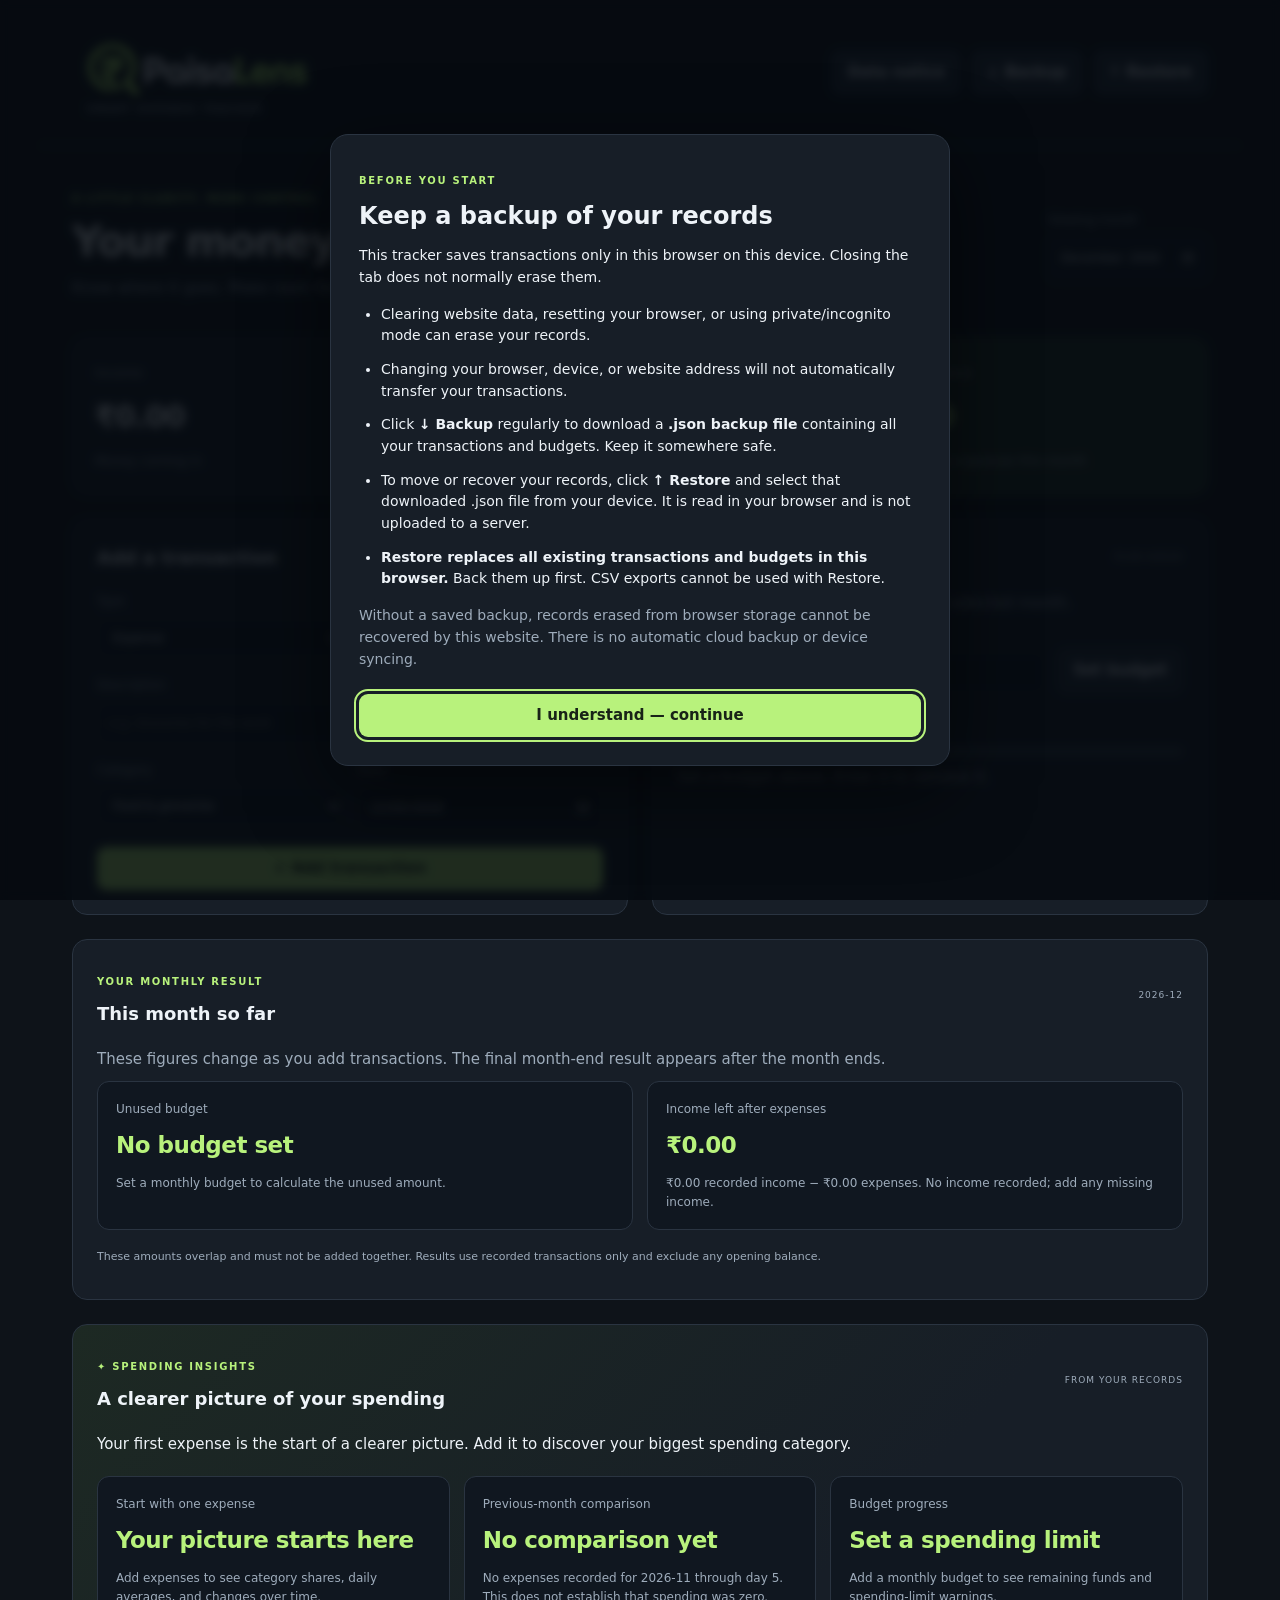
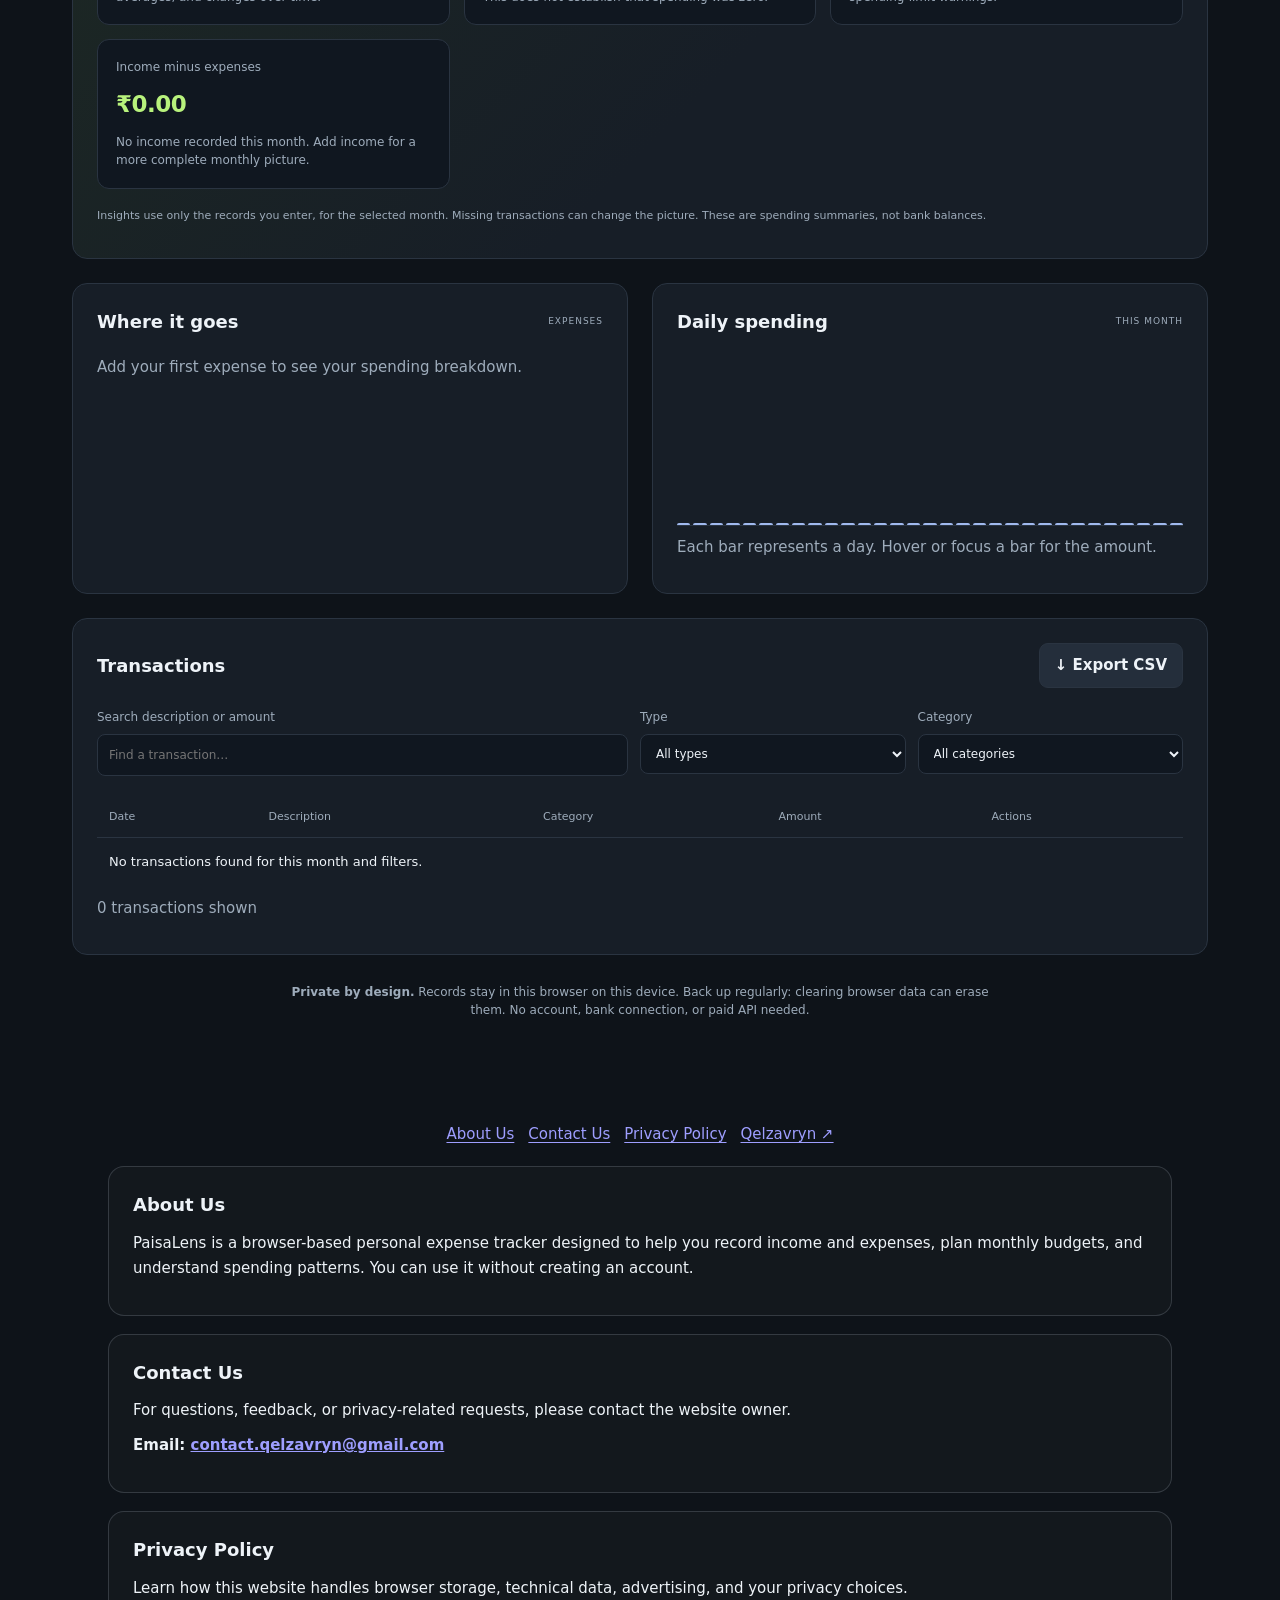
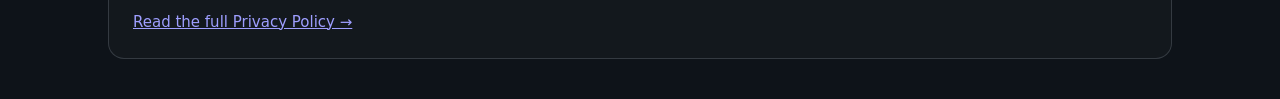
<file: index.html>
<!DOCTYPE html>

<html lang="en"><head><meta content="9xuvjCiSFCAReDesX2hRGzs3cXME4uzkBmmO_GKsFzU" name="google-site-verification"/><meta charset="utf-8"/><meta content="width=device-width,initial-scale=1" name="viewport"/><meta content="A private, browser-based expense tracker with monthly budgets and spending insights." name="description"/><title>PaisaLens · Smart Expense Tracker</title><link href="paisalens-favicon.png?v=1" rel="icon" type="image/png"/><link href="paisalens-favicon.png" rel="apple-touch-icon"/><meta content="#0e1319" name="theme-color"/><link href="style.css" rel="stylesheet"/><script defer="" src="script.js"></script><script async="" crossorigin="anonymous" src="https://pagead2.googlesyndication.com/pagead/js/adsbygoogle.js?client=ca-pub-8503413392128424"></script><style id="site-info-styles">.site-info{max-width:1100px;margin:40px auto;padding:0 18px}.site-info article{margin:18px 0;padding:24px;border:1px solid rgba(130,140,150,.3);border-radius:16px;background:rgba(128,128,128,.045)}.site-info h2{margin:0 0 12px}.site-info p,.site-info li{line-height:1.65}.site-info a{overflow-wrap:anywhere}.site-info-nav{display:flex;gap:14px;flex-wrap:wrap;justify-content:center;margin:20px 0}.site-info-nav a{text-decoration:underline;text-underline-offset:3px}.site-info article{scroll-margin-top:24px}.site-info .contact-pending{font-weight:600}</style></head>
<body><dialog aria-labelledby="disclaimer-title" id="storage-disclaimer"><p class="eyebrow">BEFORE YOU START</p><h2 id="disclaimer-title">Keep a backup of your records</h2><p>This tracker saves transactions only in this browser on this device. Closing the tab does not normally erase them.</p><ul><li>Clearing website data, resetting your browser, or using private/incognito mode can erase your records.</li><li>Changing your browser, device, or website address will not automatically transfer your transactions.</li><li>Click <strong>↓ Backup</strong> regularly to download a <strong>.json backup file</strong> containing all your transactions and budgets. Keep it somewhere safe.</li><li>To move or recover your records, click <strong>↑ Restore</strong> and select that downloaded .json file from your device. It is read in your browser and is not uploaded to a server.</li><li><strong>Restore replaces all existing transactions and budgets in this browser.</strong> Back them up first. CSV exports cannot be used with Restore.</li></ul><p class="muted">Without a saved backup, records erased from browser storage cannot be recovered by this website. There is no automatic cloud backup or device syncing.</p><button autofocus="" class="primary" id="accept-disclaimer" type="button">I understand — continue</button></dialog><header><a class="brand" href="#"><img alt="PaisaLens" height="92" src="paisalens-logo.png" width="270"/><span>SMART EXPENSE TRACKER</span></a><div class="tools"><button aria-label="Read the data storage and backup notice" id="storage-help">Data notice</button><button id="export">↓ Backup</button><button id="import">↑ Restore</button><input accept=".json,application/json" hidden="" id="file" type="file"/></div></header>
<main><section class="heading"><div><p class="eyebrow">A LITTLE CLARITY. MORE CONTROL.</p><h1>Your money, in focus.</h1><p class="muted">Know where it goes. Make room for what matters.</p></div><label>Viewing month<input id="month" required="" type="month"/></label></section>
<p aria-live="polite" id="notice" role="status"></p>
<section aria-label="Monthly overview" class="stats"><article><span>Income</span><h2 id="income">₹0</h2><small>Money coming in</small></article><article><span>Expenses</span><h2 id="expense">₹0</h2><small>Money going out</small></article><article class="balance"><span>Monthly balance</span><h2 id="balance">₹0</h2><small>Income minus expenses this month</small></article></section>
<div class="layout"><section class="panel"><div class="section-title"><h2 id="form-title">Add a transaction</h2><span class="tag">INR ₹</span></div><form id="transaction-form"><input id="edit-id" type="hidden"/><div class="two"><label>Type<select id="type"><option value="expense">Expense</option><option value="income">Income</option></select></label><label>Amount (₹)<input id="amount" max="1000000000" min="0.01" placeholder="0.00" required="" step="0.01" type="number"/></label></div><label>Description<input id="description" maxlength="120" placeholder="e.g. Groceries for the week" required=""/></label><div class="two"><label>Category<select id="category"></select></label><label>Date<input id="date" required="" type="date"/></label></div><button class="primary" id="save" type="submit">+ Add transaction</button><button hidden="" id="cancel" type="button">Cancel edit</button></form></section>
<section class="panel"><div class="section-title"><h2>Monthly budget</h2><span class="tag">PLAN AHEAD</span></div><p class="muted">Set your total spending limit for the selected month.</p><form class="inline" id="budget-form"><label class="grow">Budget (₹)<input id="budget" max="1000000000" min="0" placeholder="e.g. 15000" required="" step="0.01" type="number"/></label><button type="submit">Set budget</button></form><div class="budget-text"><strong id="budget-status">No budget set</strong><span id="budget-percent"></span></div><div class="track"><div id="budget-bar"></div></div><p class="muted" id="budget-detail"></p></section></div>
<section aria-labelledby="summary-title" class="panel month-summary"><div class="section-title"><div><p class="eyebrow">YOUR MONTHLY RESULT</p><h2 id="summary-title">Month-end summary</h2></div><span class="tag" id="summary-period"></span></div><p class="muted" id="summary-note"></p><div class="summary-grid"><article class="insight-card"><h3 id="summary-budget-label">Unused budget</h3><div class="insight-value" id="summary-budget-value"></div><p id="summary-budget-detail"></p></article><article class="insight-card"><h3 id="summary-income-label">Income left after expenses</h3><div class="insight-value" id="summary-income-value"></div><p id="summary-income-detail"></p></article></div><p class="muted insight-note">These amounts overlap and must not be added together. Results use recorded transactions only and exclude any opening balance.</p></section><section aria-labelledby="insights-title" class="panel insights-panel"><div class="section-title"><div><p class="eyebrow">✦ SPENDING INSIGHTS</p><h2 id="insights-title">A clearer picture of your spending</h2></div><span class="tag">FROM YOUR RECORDS</span></div><p class="insight-summary" id="insight"></p><div class="insight-grid" id="insight-cards"></div><p class="muted insight-note">Insights use only the records you enter, for the selected month. Missing transactions can change the picture. These are spending summaries, not bank balances.</p></section><div class="layout lower"><section class="panel"><div class="section-title"><h2>Where it goes</h2><span class="tag">EXPENSES</span></div><div id="categories"></div></section><section class="panel"><div class="section-title"><h2>Daily spending</h2><span class="tag">THIS MONTH</span></div><div aria-label="Daily spending chart" class="daily" id="daily"></div><p class="muted">Each bar represents a day. Hover or focus a bar for the amount.</p></section></div>
<section class="panel ledger"><div class="section-title"><h2>Transactions</h2><button id="csv">↓ Export CSV</button></div><div class="filters"><label>Search description or amount<input id="search" placeholder="Find a transaction…" type="search"/></label><label>Type<select id="filter-type"><option value="all">All types</option><option value="expense">Expenses</option><option value="income">Income</option></select></label><label>Category<select id="filter-category"><option value="all">All categories</option></select></label></div><div class="table-wrap"><table><thead><tr><th>Date</th><th>Description</th><th>Category</th><th>Amount</th><th>Actions</th></tr></thead><tbody id="rows"></tbody></table></div><p class="muted" id="count"></p></section>
<footer><strong>Private by design.</strong> Records stay in this browser on this device. Back up regularly: clearing browser data can erase them. No account, bank connection, or paid API needed.</footer></main><div aria-label="Website information" class="site-info"><nav aria-label="Information pages" class="site-info-nav"><a href="#about-us">About Us</a><a href="#contact-us">Contact Us</a><a href="privacy.html">Privacy Policy</a><a href="https://qelzavryn.vercel.app/" target="_blank" rel="noopener noreferrer" aria-label="Visit Qelzavryn parent website">Qelzavryn ↗</a></nav><article id="about-us"><h2>About Us</h2><p>PaisaLens is a browser-based personal expense tracker designed to help you record income and expenses, plan monthly budgets, and understand spending patterns. You can use it without creating an account.</p></article><article id="contact-us"><h2>Contact Us</h2><p>For questions, feedback, or privacy-related requests, please contact the website owner.</p><p class="contact-pending">Email: <a href="mailto:contact.qelzavryn@gmail.com">contact.qelzavryn@gmail.com</a></p></article><article id="privacy-policy"><h2>Privacy Policy</h2><p>Learn how this website handles browser storage, technical data, advertising, and your privacy choices.</p><a href="privacy.html">Read the full Privacy Policy →</a></article></div></body></html>
</file>
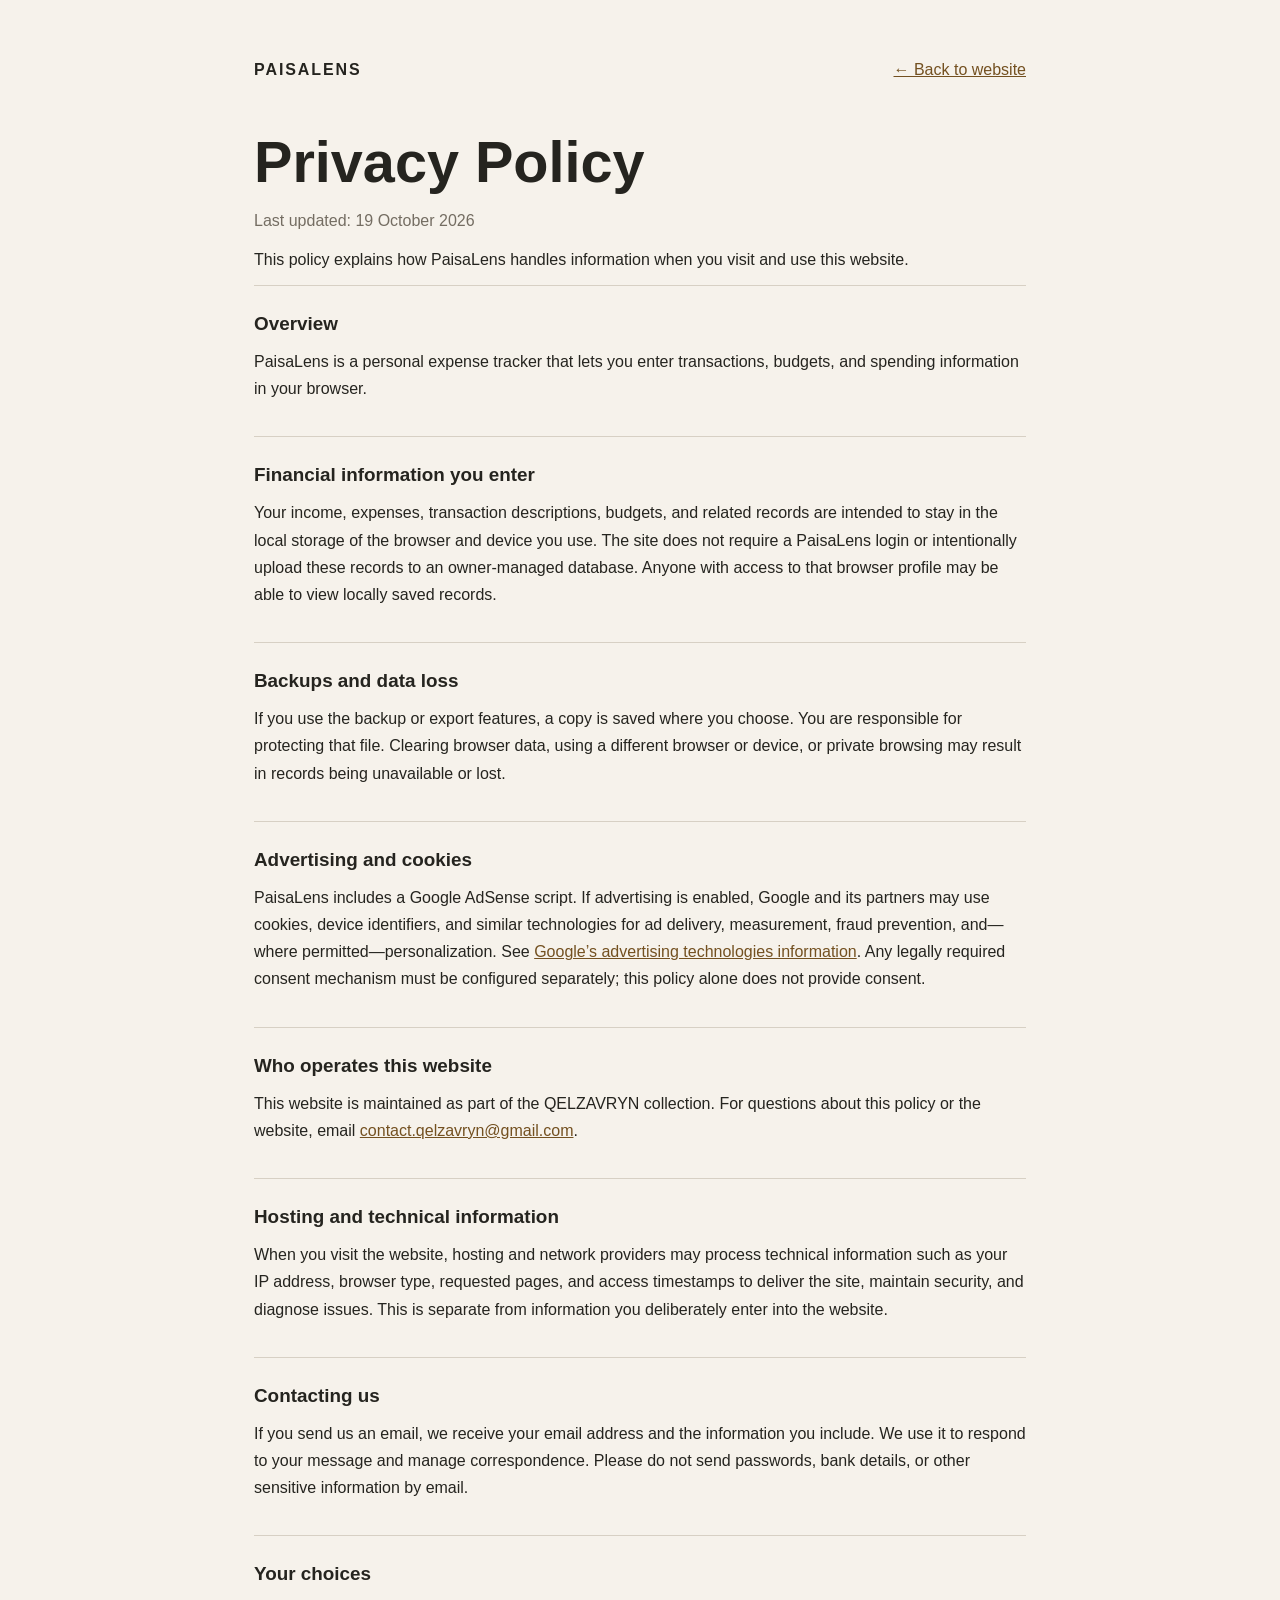
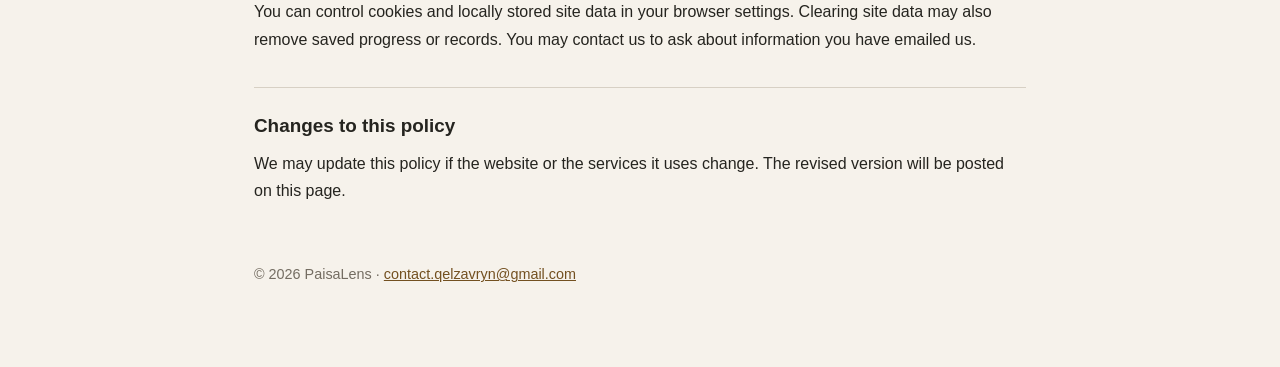
<file: privacy.html>
<!doctype html><html lang="en"><head><meta charset="utf-8"><meta name="viewport" content="width=device-width, initial-scale=1"><meta name="description" content="Privacy Policy for PaisaLens."><title>Privacy Policy | PaisaLens</title><style>:root{color-scheme:light}*{box-sizing:border-box}body{margin:0;background:#f6f2eb;color:#25241f;font-family:Arial,Helvetica,sans-serif;line-height:1.7}main{max-width:820px;margin:auto;padding:56px 24px 80px}.top{display:flex;justify-content:space-between;align-items:center;gap:12px;flex-wrap:wrap}.brand{font-weight:800;letter-spacing:.12em}a{color:#735020}h1{font-size:clamp(2.2rem,5vw,3.6rem);line-height:1.1;margin:48px 0 12px}h2{font-size:1.18rem;margin:0 0 8px}section{border-top:1px solid #d7d0c4;padding:22px 0}p{margin:0 0 12px}.muted{color:#746d62}footer{margin-top:24px;font-size:.9rem;color:#746d62}</style></head><body><main><nav class="top"><span class="brand">PAISALENS</span><a href="https://paisalens.vercel.app/">← Back to website</a></nav><h1>Privacy Policy</h1><p class="muted">Last updated: 19 October 2026</p><p>This policy explains how PaisaLens handles information when you visit and use this website.</p><section><h2>Overview</h2><p>PaisaLens is a personal expense tracker that lets you enter transactions, budgets, and spending information in your browser.</p></section>
<section><h2>Financial information you enter</h2><p>Your income, expenses, transaction descriptions, budgets, and related records are intended to stay in the local storage of the browser and device you use. The site does not require a PaisaLens login or intentionally upload these records to an owner-managed database. Anyone with access to that browser profile may be able to view locally saved records.</p></section>
<section><h2>Backups and data loss</h2><p>If you use the backup or export features, a copy is saved where you choose. You are responsible for protecting that file. Clearing browser data, using a different browser or device, or private browsing may result in records being unavailable or lost.</p></section>
<section><h2>Advertising and cookies</h2><p>PaisaLens includes a Google AdSense script. If advertising is enabled, Google and its partners may use cookies, device identifiers, and similar technologies for ad delivery, measurement, fraud prevention, and—where permitted—personalization. See <a href="https://policies.google.com/technologies/ads">Google’s advertising technologies information</a>. Any legally required consent mechanism must be configured separately; this policy alone does not provide consent.</p></section>
<section><h2>Who operates this website</h2><p>This website is maintained as part of the QELZAVRYN collection. For questions about this policy or the website, email <a href="mailto:contact.qelzavryn@gmail.com">contact.qelzavryn@gmail.com</a>.</p></section>
<section><h2>Hosting and technical information</h2><p>When you visit the website, hosting and network providers may process technical information such as your IP address, browser type, requested pages, and access timestamps to deliver the site, maintain security, and diagnose issues. This is separate from information you deliberately enter into the website.</p></section>
<section><h2>Contacting us</h2><p>If you send us an email, we receive your email address and the information you include. We use it to respond to your message and manage correspondence. Please do not send passwords, bank details, or other sensitive information by email.</p></section>
<section><h2>Your choices</h2><p>You can control cookies and locally stored site data in your browser settings. Clearing site data may also remove saved progress or records. You may contact us to ask about information you have emailed us.</p></section>
<section><h2>Changes to this policy</h2><p>We may update this policy if the website or the services it uses change. The revised version will be posted on this page.</p></section><footer>© 2026 PaisaLens · <a href="mailto:contact.qelzavryn@gmail.com">contact.qelzavryn@gmail.com</a></footer></main></body></html>
</file>
<file: style.css>
:root{color-scheme:dark;--bg:#0e1319;--panel:#171e27;--border:#2a3441;--text:#eef3f8;--muted:#9eacbb;--green:#b8f27c;--red:#ff9696}*{box-sizing:border-box}body{margin:0;background:var(--bg);color:var(--text);font:15px/1.55 system-ui,-apple-system,Segoe UI,sans-serif}header{max-width:1200px;margin:auto;padding:28px 32px;display:flex;justify-content:space-between;align-items:center;border-bottom:1px solid var(--border)}.brand{font-size:25px;font-weight:750;color:var(--text);text-decoration:none;letter-spacing:-1px}.brand span{display:block;font-size:9px;letter-spacing:2px;color:var(--muted);margin-left:27px}.tools{display:flex;gap:10px}main{max-width:1200px;margin:auto;padding:35px 32px}.heading{display:flex;justify-content:space-between;align-items:center;margin-bottom:28px}h1{font-size:clamp(28px,4vw,42px);letter-spacing:-1.5px;line-height:1.2;margin:10px 0}h2{font-size:18px;margin:0}.eyebrow{font-size:10px;letter-spacing:1.7px;font-weight:700;color:var(--green)}.muted,small{color:var(--muted)}p{margin:10px 0}button,input,select{font:inherit}button{cursor:pointer;border:1px solid var(--border);border-radius:9px;background:#242e3b;color:var(--text);padding:10px 15px;font-weight:600}button:hover{background:#344255}button:focus-visible,input:focus-visible,select:focus-visible,a:focus-visible{outline:2px solid var(--green);outline-offset:3px}label{display:flex;flex-direction:column;gap:7px;font-size:12px;color:var(--muted)}input,select{width:100%;background:#101720;color:var(--text);border:1px solid var(--border);border-radius:8px;padding:11px;min-width:0}form label{margin-bottom:16px}.stats{display:grid;grid-template-columns:repeat(3,1fr);gap:18px;margin-bottom:24px}.stats article{background:var(--panel);border:1px solid var(--border);border-radius:15px;padding:22px}.stats span{color:var(--muted);font-size:13px}.stats h2{font-size:30px;letter-spacing:-1px;margin:9px 0}.stats .balance{background:#203023;border-color:#3c5434}.balance h2{color:var(--green)}.layout{display:grid;grid-template-columns:1fr 1fr;gap:24px;margin-bottom:24px}.panel{background:var(--panel);border:1px solid var(--border);border-radius:15px;padding:24px}.section-title{display:flex;justify-content:space-between;align-items:center;gap:12px;margin-bottom:20px}.tag{font-size:9px;letter-spacing:1px;color:var(--muted)}.two{display:grid;grid-template-columns:1fr 1fr;gap:14px}.primary{background:var(--green);color:#182317;border:0;width:100%}.primary:hover{background:#cdf7a4}.inline{display:flex;align-items:end;gap:12px}.inline label{margin-bottom:0}.grow{flex:1}.budget-text{display:flex;justify-content:space-between;margin:23px 0 10px;font-size:13px}.track{height:9px;border-radius:10px;background:#303a47;overflow:hidden}#budget-bar{height:100%;background:var(--green);transition:width .3s}.insight{margin-top:24px;background:#101720;padding:16px;border-radius:10px}.insight p{font-size:13px}.cat-row{margin:17px 0}.cat-label{display:flex;justify-content:space-between;gap:8px;font-size:13px;margin-bottom:7px}.cat-row .track{height:6px}.cat-fill{height:100%;background:#a0b9ee}.daily{height:170px;display:flex;align-items:end;gap:3px;border-bottom:1px solid var(--border);padding-top:20px}.day{flex:1;background:#a0b9ee;min-height:2px;border-radius:3px 3px 0 0;position:relative}.day:focus{outline:2px solid var(--green)}.filters{display:grid;grid-template-columns:2fr 1fr 1fr;gap:12px;margin-bottom:20px}.table-wrap{overflow:auto}table{width:100%;border-collapse:collapse;text-align:left;white-space:nowrap}th{font-size:11px;font-weight:500;color:var(--muted);padding:12px}td{padding:14px 12px;border-top:1px solid var(--border);font-size:13px}td:nth-child(2){white-space:normal;min-width:160px;overflow-wrap:anywhere}td button{font-size:11px;padding:6px 9px;margin-right:5px}.positive{color:var(--green)}.negative{color:var(--red)}footer{text-align:center;color:var(--muted);font-size:12px;max-width:700px;margin:28px auto}#notice:not(:empty){padding:12px 16px;background:#24362b;border-radius:8px;margin-bottom:20px}#cancel{margin-top:10px;width:100%}[hidden]{display:none!important}@media(max-width:700px){header{padding:20px}.brand{font-size:21px}.tools{gap:5px}.tools button{padding:8px;font-size:12px}main{padding:25px 16px}.heading{align-items:start;gap:12px;flex-direction:column}.stats{gap:9px}.stats article{padding:14px 10px}.stats h2{font-size:20px}.stats small{font-size:10px}.layout{grid-template-columns:1fr;gap:16px}.panel{padding:18px}.filters{grid-template-columns:1fr 1fr}.filters label:first-child{grid-column:1/-1}.section-title h2{font-size:16px}}

dialog{background:var(--panel);color:var(--text);border:1px solid var(--border);border-radius:18px;width:min(620px,calc(100% - 28px));max-height:85dvh;overflow:auto;padding:28px;box-shadow:0 24px 80px #0008}dialog::backdrop{background:#050a10d9;backdrop-filter:blur(5px)}dialog h2{font-size:24px}dialog p,dialog li{font-size:14px}dialog ul{padding-left:22px}dialog li{margin:12px 0}dialog .primary{margin-top:14px}@media(max-width:700px){header{flex-wrap:wrap;gap:14px}.tools{flex-wrap:wrap}dialog{padding:20px}}

.brand img{display:block;width:250px;height:auto;max-width:100%}.brand span{margin-left:15px;margin-top:-8px}.insights-panel{margin-bottom:24px;background:linear-gradient(135deg,#1d2923,var(--panel) 60%)}.insight-summary{color:var(--text);font-size:15px;margin-bottom:20px}.insight-grid{display:grid;grid-template-columns:repeat(3,minmax(0,1fr));gap:14px}.insight-card{padding:18px;background:#101720;border:1px solid var(--border);border-radius:12px}.insight-card h3{font-size:12px;color:var(--muted);margin:0 0 10px;font-weight:500}.insight-value{font-size:23px;font-weight:750;letter-spacing:-.5px;overflow-wrap:anywhere;color:var(--green)}.insight-card p{font-size:12px;color:var(--muted);margin-bottom:0}.insight-note{font-size:11px;margin-top:18px}@media(max-width:850px){.insight-grid{grid-template-columns:repeat(2,minmax(0,1fr))}}@media(max-width:480px){.brand img{width:220px}.insight-grid{grid-template-columns:1fr}.insight-card{padding:16px}}

.month-summary{margin-bottom:24px}.summary-grid{display:grid;grid-template-columns:1fr 1fr;gap:14px}.month-summary .insight-value.negative{color:var(--red)}@media(max-width:480px){.summary-grid{grid-template-columns:1fr}}
</file>
